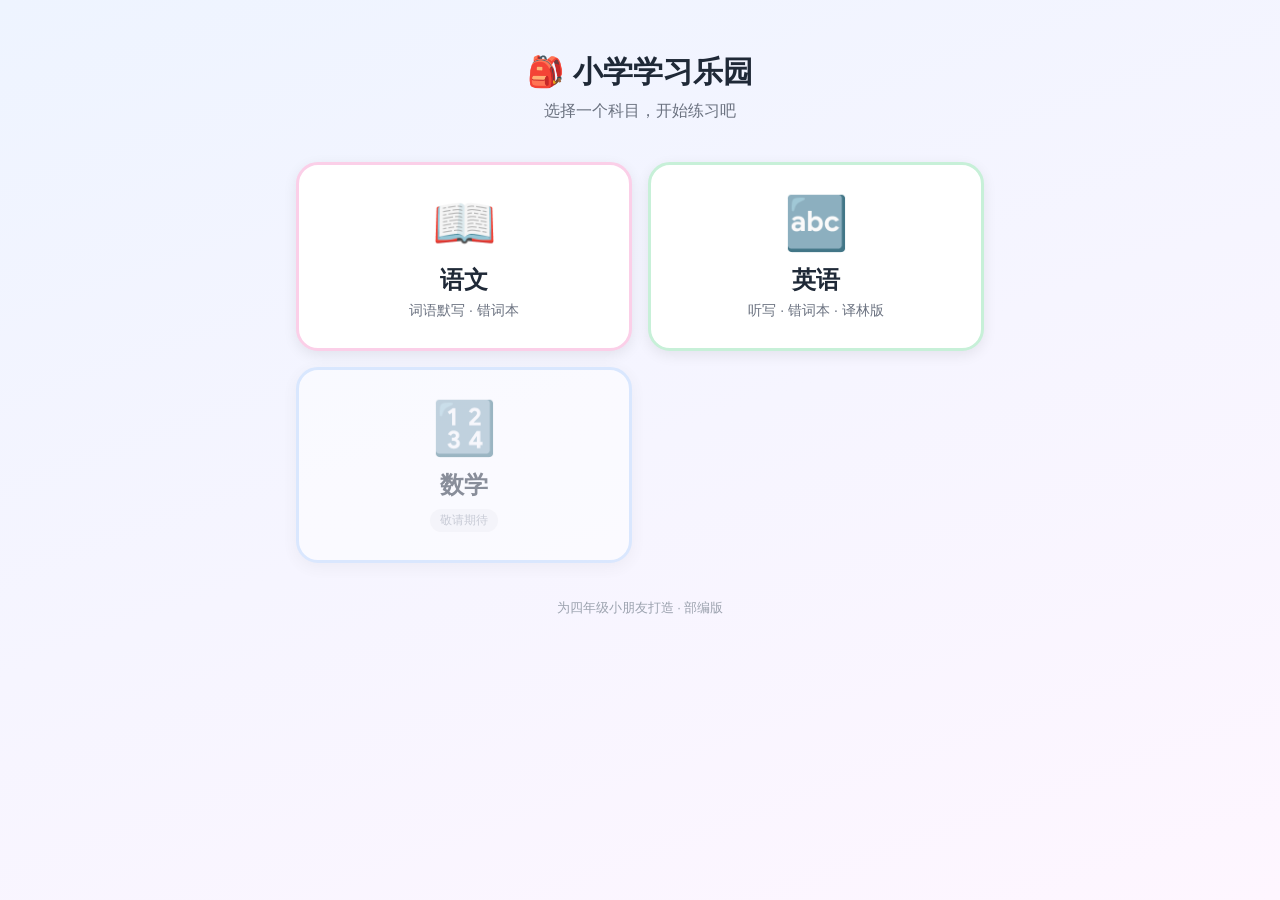
<file: index.html>
<!DOCTYPE html>
<html lang="zh-CN">
<head>
  <meta charset="UTF-8" />
  <meta name="viewport" content="width=device-width, initial-scale=1.0, maximum-scale=1.0, user-scalable=no" />
  <title>小学学习乐园</title>
  <style>
    * { box-sizing: border-box; margin: 0; padding: 0; -webkit-tap-highlight-color: transparent; }
    html, body { height: 100%; font-family: "PingFang SC","Microsoft YaHei","Noto Sans SC",sans-serif;
      background: linear-gradient(160deg,#eef4ff 0%,#fef6ff 100%); color: #1f2937; }
    .wrap { max-width: 720px; margin: 0 auto; padding: 28px 16px; min-height: 100%; }
    header { text-align: center; padding: 24px 8px 18px; }
    header h1 { font-size: 30px; }
    header p { color: #6b7280; margin-top: 8px; font-size: 16px; }
    .grid { display: grid; grid-template-columns: 1fr 1fr; gap: 16px; margin-top: 22px; }
    .card { display: block; text-decoration: none; color: inherit; background: #fff;
      border-radius: 22px; padding: 28px 20px; text-align: center;
      box-shadow: 0 4px 14px rgba(0,0,0,.08); transition: transform .1s ease; border: 3px solid transparent; }
    .card:active { transform: scale(.97); }
    .card.disabled { opacity: .5; pointer-events: none; }
    .card .emoji { font-size: 52px; }
    .card .name { font-size: 24px; font-weight: 800; margin-top: 10px; }
    .card .desc { font-size: 14px; color: #6b7280; margin-top: 6px; }
    .card.yuwen { border-color: #fbcfe8; }
    .card.yingyu { border-color: #c7f0d8; }
    .card.shuxue { border-color: #bfdbfe; }
    .soon { display: inline-block; font-size: 12px; background: #f3f4f6; color: #9ca3af;
      padding: 3px 10px; border-radius: 999px; margin-top: 8px; }
    footer { text-align: center; color: #9ca3af; font-size: 13px; margin-top: 36px; }
  </style>
</head>
<body>
  <div class="wrap">
    <header>
      <h1>🎒 小学学习乐园</h1>
      <p>选择一个科目，开始练习吧</p>
    </header>
    <div class="grid">
      <a class="card yuwen" href="yuwen/index.html">
        <div class="emoji">📖</div>
        <div class="name">语文</div>
        <div class="desc">词语默写 · 错词本</div>
      </a>
      <a class="card yingyu" href="english/index.html">
        <div class="emoji">🔤</div>
        <div class="name">英语</div>
        <div class="desc">听写 · 错词本 · 译林版</div>
      </a>
      <a class="card shuxue disabled" href="#">
        <div class="emoji">🔢</div>
        <div class="name">数学</div>
        <div class="soon">敬请期待</div>
      </a>
    </div>
    <footer>为四年级小朋友打造 · 部编版</footer>
  </div>
</body>
</html>
</file>
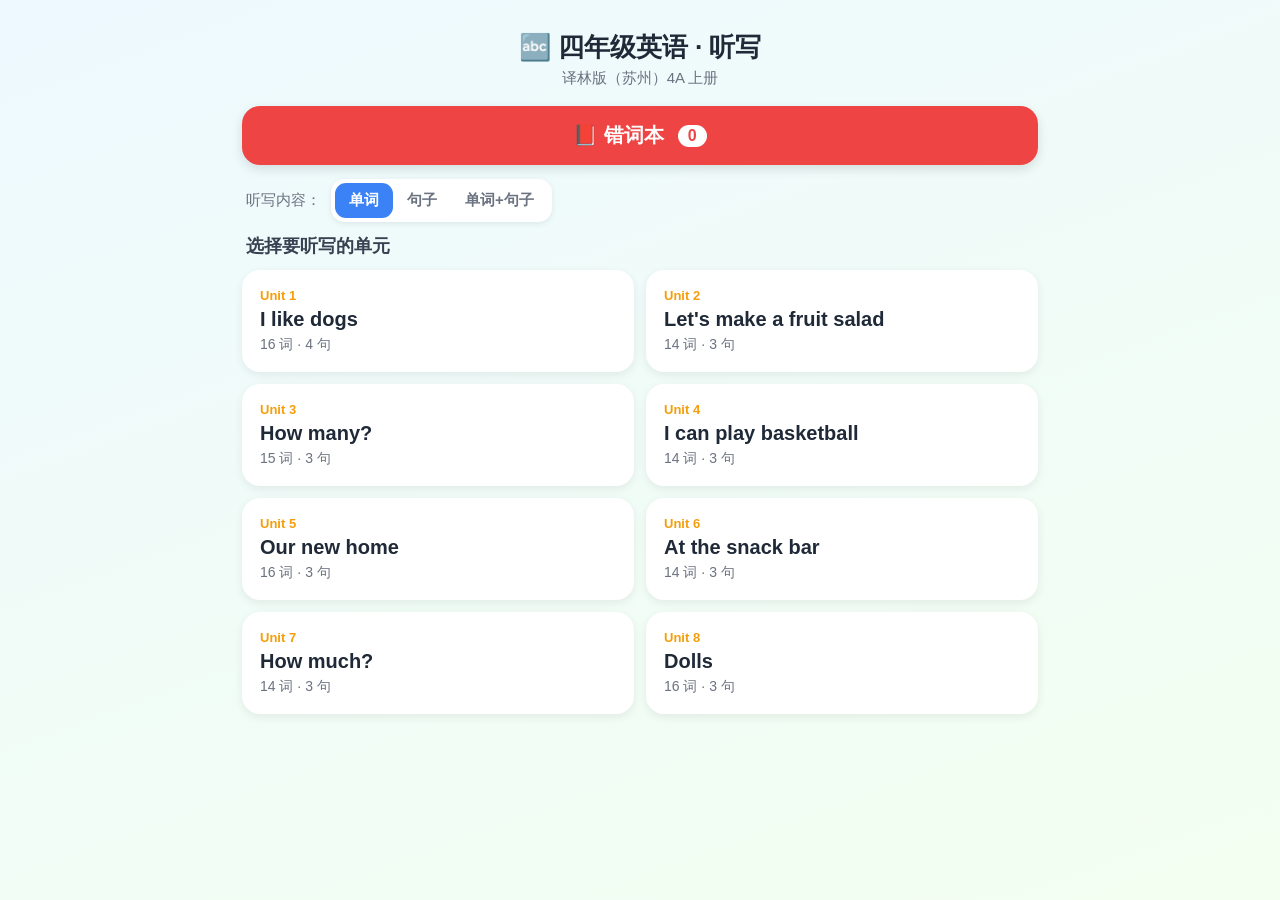
<file: english/index.html>
<!DOCTYPE html>
<html lang="zh-CN">
<head>
  <meta charset="UTF-8" />
  <meta name="viewport" content="width=device-width, initial-scale=1.0, maximum-scale=1.0, user-scalable=no" />
  <title>四年级英语 · 听写</title>
  <link rel="stylesheet" href="css/style.css" />
</head>
<body>
  <div id="app">
    <!-- 首页：选择单元 -->
    <section id="screen-home" class="screen active">
      <header class="topbar">
        <h1>🔤 四年级英语 · 听写</h1>
        <p class="subtitle">译林版（苏州）4A 上册</p>
      </header>

      <div class="home-actions">
        <button id="btn-wrongbook" class="big-btn wrong">
          📕 错词本 <span id="wrong-count" class="badge">0</span>
        </button>
      </div>

      <div class="mode-switch">
        <span class="mode-label">听写内容：</span>
        <div class="seg">
          <button class="seg-btn active" data-mode="words">单词</button>
          <button class="seg-btn" data-mode="sentences">句子</button>
          <button class="seg-btn" data-mode="both">单词+句子</button>
        </div>
      </div>

      <h2 class="section-title">选择要听写的单元</h2>
      <div id="lesson-list" class="lesson-list"></div>
    </section>

    <!-- 听写页 -->
    <section id="screen-dictation" class="screen">
      <header class="topbar small">
        <button class="back-btn" data-back>← 返回</button>
        <span id="dictation-title" class="dictation-title">听写</span>
        <span id="progress" class="progress">1 / 1</span>
      </header>

      <div class="word-prompt">
        <button id="btn-speak" class="speak-btn">🔊 听一听</button>
        <div class="prompt-zh" id="prompt-zh">中文意思</div>
        <p class="prompt-hint">听发音，看中文，把英文拼写出来 ⌨️</p>
      </div>

      <div class="answer-wrap">
        <input id="answer-input" class="answer-input" type="text"
               autocomplete="off" autocorrect="off" autocapitalize="off"
               spellcheck="false" placeholder="在这里打出英文…" />
      </div>

      <div class="dictation-footer">
        <button id="btn-submit" class="big-btn primary">检查 ✓</button>
        <button id="btn-replay" class="tool-btn">🔁 再听一遍</button>
      </div>
    </section>

    <!-- 批改页（自动判分） -->
    <section id="screen-check" class="screen">
      <header class="topbar small">
        <span id="check-head" class="dictation-title">对一对</span>
      </header>

      <div class="check-body single">
        <div id="check-verdict" class="check-verdict">✅</div>
        <div class="check-col">
          <div class="check-label">正确答案</div>
          <div id="correct-en" class="correct-en">word</div>
          <div id="correct-zh" class="correct-zh">中文</div>
        </div>
        <div class="check-col">
          <div class="check-label">你写的</div>
          <div id="my-answer" class="my-answer">—</div>
        </div>
      </div>

      <div class="check-actions single">
        <button id="btn-next" class="big-btn primary">下一个 →</button>
      </div>
    </section>

    <!-- 结果页 -->
    <section id="screen-result" class="screen">
      <header class="topbar small">
        <span class="dictation-title">🎉 听写完成</span>
      </header>
      <div class="result-body">
        <div class="result-score">
          <div class="score-num"><span id="score-right">0</span> / <span id="score-total">0</span></div>
          <div class="score-label">写对了</div>
        </div>
        <div id="result-wrong-list" class="result-wrong-list"></div>
      </div>
      <div class="result-actions">
        <button id="btn-retry-wrong" class="big-btn wrong">📕 立刻订正错词</button>
        <button class="big-btn primary" data-back>🏠 回首页</button>
      </div>
    </section>
  </div>

  <script src="data/words_en.js"></script>
  <script src="js/app.js"></script>
</body>
</html>
</file>
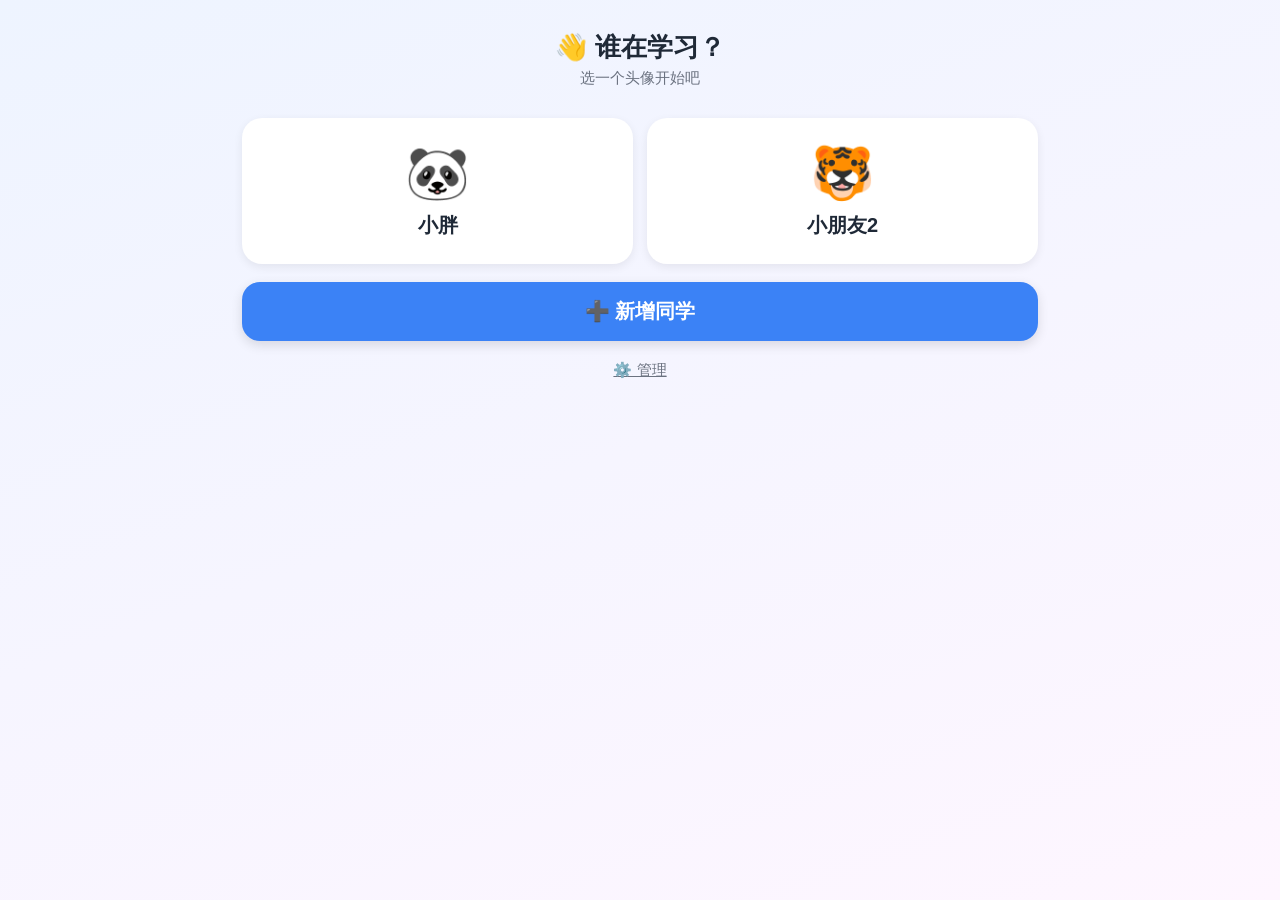
<file: yuwen/index.html>
<!DOCTYPE html>
<html lang="zh-CN">
<head>
  <meta charset="UTF-8" />
  <meta name="viewport" content="width=device-width, initial-scale=1.0, maximum-scale=1.0, user-scalable=no" />
  <title>四年级语文 · 词语默写</title>
  <link rel="stylesheet" href="css/style.css" />
</head>
<body>
  <div id="app">
    <!-- 选用户页（登录） -->
    <section id="screen-login" class="screen active">
      <header class="topbar">
        <h1>👋 谁在学习？</h1>
        <p class="subtitle">选一个头像开始吧</p>
      </header>
      <div id="user-list" class="user-list"></div>
      <div class="login-tools">
        <button id="btn-add-user" class="big-btn primary">➕ 新增同学</button>
        <button id="btn-manage-user" class="ghost-btn">⚙️ 管理</button>
      </div>
    </section>

    <!-- 首页：选择课文 -->
    <section id="screen-home" class="screen">
      <div class="user-bar">
        <span id="current-user" class="current-user">🐼 小胖</span>
        <button id="btn-switch-user" class="switch-btn">切换</button>
      </div>
      <header class="topbar">
        <h1>📖 四年级语文 · 词语默写</h1>
        <p class="subtitle">部编版上册</p>
      </header>

      <div class="home-actions">
        <button id="btn-wrongbook" class="big-btn wrong">
          📕 错词本 <span id="wrong-count" class="badge">0</span>
        </button>
      </div>

      <h2 class="section-title">选择要默写的课文</h2>
      <div id="lesson-list" class="lesson-list"></div>
    </section>

    <!-- 默写页 -->
    <section id="screen-dictation" class="screen">
      <header class="topbar small">
        <button class="back-btn" data-back>← 返回</button>
        <span id="dictation-title" class="dictation-title">默写</span>
        <span id="progress" class="progress">1 / 1</span>
      </header>

      <div class="word-prompt">
        <div class="prompt-pinyin" id="prompt-pinyin">pīn yīn</div>
        <p class="prompt-hint">看拼音，在下面手写这个词语 ✍️</p>
      </div>

      <div class="canvas-wrap">
        <canvas id="pad" class="pad"></canvas>
        <div class="canvas-tools">
          <button id="btn-clear" class="tool-btn">🧹 清空重写</button>
        </div>
      </div>

      <div class="dictation-footer">
        <button id="btn-submit" class="big-btn primary">写好了，检查 ✓</button>
      </div>
    </section>

    <!-- 批改页（对照自评） -->
    <section id="screen-check" class="screen">
      <header class="topbar small">
        <span class="dictation-title">对一对，写对了吗？</span>
      </header>

      <div class="check-body">
        <div class="check-col">
          <div class="check-label">正确答案</div>
          <div id="correct-word" class="correct-word">词语</div>
          <div id="correct-pinyin" class="correct-pinyin">pīn yīn</div>
        </div>
        <div class="check-col">
          <div class="check-label">你写的</div>
          <img id="my-writing" class="my-writing" alt="你的手写" />
        </div>
      </div>

      <div class="check-actions">
        <button id="btn-wrong" class="big-btn wrong">❌ 写错了</button>
        <button id="btn-right" class="big-btn correct">✅ 写对了</button>
      </div>
    </section>

    <!-- 结果页 -->
    <section id="screen-result" class="screen">
      <header class="topbar small">
        <span class="dictation-title">🎉 默写完成</span>
      </header>
      <div class="result-body">
        <div class="result-score">
          <div class="score-num"><span id="score-right">0</span> / <span id="score-total">0</span></div>
          <div class="score-label">写对了</div>
        </div>
        <div id="result-wrong-list" class="result-wrong-list"></div>
      </div>
      <div class="result-actions">
        <button id="btn-retry-wrong" class="big-btn wrong">📕 立刻订正错词</button>
        <button class="big-btn primary" data-back>🏠 回首页</button>
      </div>
    </section>
  </div>

  <script src="data/words.js"></script>
  <script src="js/users.js"></script>
  <script src="js/app.js"></script>
</body>
</html>
</file>
<file: english/css/style.css>
* { box-sizing: border-box; margin: 0; padding: 0; -webkit-tap-highlight-color: transparent; }

:root {
  --blue: #3b82f6;
  --green: #22c55e;
  --red: #ef4444;
  --amber: #f59e0b;
  --ink: #1f2937;
  --paper: #fffdf5;
  --line: #e5e7eb;
}

html, body {
  height: 100%;
  font-family: "PingFang SC", "Microsoft YaHei", "Noto Sans SC", sans-serif;
  color: var(--ink);
  background: linear-gradient(160deg, #eef9ff 0%, #f3fff0 100%);
  overscroll-behavior: none;
}

#app { max-width: 820px; margin: 0 auto; min-height: 100%; padding: 12px; }

/* 屏幕切换 */
.screen { display: none; animation: fade .25s ease; }
.screen.active { display: block; }
@keyframes fade { from { opacity: 0; transform: translateY(6px); } to { opacity: 1; transform: none; } }

/* 顶栏 */
.topbar { text-align: center; padding: 18px 8px 12px; }
.topbar h1 { font-size: 26px; }
.topbar .subtitle { color: #6b7280; margin-top: 4px; font-size: 15px; }
.topbar.small { display: flex; align-items: center; justify-content: space-between; gap: 8px; }
.dictation-title { font-size: 20px; font-weight: 700; }
.progress { font-size: 17px; color: var(--blue); font-weight: 700; }

.back-btn {
  border: none; background: #fff; color: var(--ink);
  font-size: 16px; padding: 8px 14px; border-radius: 12px;
  box-shadow: 0 2px 6px rgba(0,0,0,.08); cursor: pointer;
}

/* 通用大按钮 */
.big-btn {
  display: inline-flex; align-items: center; justify-content: center; gap: 8px;
  border: none; border-radius: 18px; cursor: pointer;
  font-size: 20px; font-weight: 700; padding: 16px 22px;
  color: #fff; box-shadow: 0 4px 12px rgba(0,0,0,.12);
  transition: transform .08s ease, filter .15s ease;
  width: 100%;
}
.big-btn:active { transform: scale(.97); filter: brightness(.95); }
.big-btn.primary { background: var(--blue); }
.big-btn.correct { background: var(--green); }
.big-btn.wrong { background: var(--red); }

.badge {
  background: #fff; color: var(--red); border-radius: 999px;
  padding: 2px 10px; font-size: 16px; margin-left: 6px;
}

/* 首页 */
.home-actions { margin: 6px 0 14px; }
.section-title { font-size: 18px; margin: 12px 4px; color: #374151; }

/* 模式切换 */
.mode-switch { display: flex; align-items: center; gap: 10px; margin: 6px 4px 4px; flex-wrap: wrap; }
.mode-label { font-size: 15px; color: #6b7280; }
.seg { display: inline-flex; background: #fff; border-radius: 14px; padding: 4px; box-shadow: 0 2px 6px rgba(0,0,0,.08); }
.seg-btn {
  border: none; background: transparent; color: #6b7280;
  font-size: 15px; font-weight: 700; padding: 8px 14px; border-radius: 11px; cursor: pointer;
  transition: background .15s, color .15s;
}
.seg-btn.active { background: var(--blue); color: #fff; }

.lesson-list { display: grid; grid-template-columns: 1fr 1fr; gap: 12px; margin-top: 10px; }
.lesson-card {
  background: #fff; border-radius: 18px; padding: 16px; cursor: pointer;
  box-shadow: 0 3px 10px rgba(0,0,0,.07); border: 2px solid transparent;
  transition: transform .08s ease, border-color .15s ease;
}
.lesson-card:active { transform: scale(.98); }
.lesson-card .lc-unit { font-size: 13px; color: var(--amber); font-weight: 700; }
.lesson-card .lc-title { font-size: 20px; font-weight: 800; margin: 4px 0; line-height: 1.25; }
.lesson-card .lc-count { font-size: 14px; color: #6b7280; }

/* 听写页 */
.word-prompt { text-align: center; margin: 14px 0 8px; }
.speak-btn {
  border: none; background: var(--amber); color: #fff;
  font-size: 22px; font-weight: 700; padding: 16px 34px; border-radius: 18px;
  cursor: pointer; box-shadow: 0 4px 12px rgba(245,158,11,.4);
}
.speak-btn:active { transform: scale(.97); }
.prompt-zh { font-size: 28px; font-weight: 800; color: var(--ink); margin-top: 16px; min-height: 36px; }
.prompt-hint { margin-top: 10px; color: #6b7280; font-size: 15px; }

.answer-wrap { margin: 16px 0 6px; }
.answer-input {
  width: 100%; font-size: 26px; font-weight: 700; text-align: center;
  padding: 18px 16px; border-radius: 18px; border: 3px solid #cdeafe;
  background: var(--paper); color: var(--ink); outline: none;
  box-shadow: inset 0 2px 8px rgba(0,0,0,.04);
}
.answer-input:focus { border-color: var(--blue); }

.dictation-footer { margin: 14px 0 24px; display: grid; gap: 10px; }
.tool-btn {
  border: none; background: #fff; color: var(--ink);
  font-size: 16px; padding: 12px 18px; border-radius: 14px;
  box-shadow: 0 2px 6px rgba(0,0,0,.08); cursor: pointer; justify-self: center;
}

/* 批改页 */
.check-verdict { text-align: center; font-size: 64px; margin: 6px 0 10px; }
.check-verdict.ok { filter: drop-shadow(0 4px 8px rgba(34,197,94,.4)); }
.check-verdict.no { filter: drop-shadow(0 4px 8px rgba(239,68,68,.4)); }
.check-body.single { display: grid; grid-template-columns: 1fr 1fr; gap: 12px; margin: 8px 0 18px; }
.check-col { background: #fff; border-radius: 18px; padding: 16px; text-align: center; box-shadow: 0 3px 10px rgba(0,0,0,.07); }
.check-label { font-size: 15px; color: #6b7280; margin-bottom: 10px; }
.correct-en { font-size: 30px; font-weight: 800; color: var(--green); word-break: break-word; }
.correct-zh { font-size: 17px; color: #6b7280; margin-top: 8px; }
.my-answer { font-size: 26px; font-weight: 700; color: var(--ink); word-break: break-word; }
.my-answer.no { color: var(--red); text-decoration: line-through; text-decoration-color: rgba(239,68,68,.5); }
.my-answer.ok { color: var(--green); }

.check-actions.single { margin: 12px 0 24px; }

/* 结果页 */
.result-body { text-align: center; margin: 24px 0; }
.result-score { background: #fff; border-radius: 22px; padding: 26px; box-shadow: 0 4px 14px rgba(0,0,0,.08); display: inline-block; }
.score-num { font-size: 46px; font-weight: 900; color: var(--green); }
.score-label { font-size: 16px; color: #6b7280; margin-top: 6px; }
.result-wrong-list { margin: 18px 0; display: flex; flex-wrap: wrap; gap: 10px; justify-content: center; }
.wrong-chip {
  background: #fff5f5; color: var(--red); border: 2px solid #fecaca;
  border-radius: 14px; padding: 10px 16px; font-weight: 700;
  display: flex; flex-direction: column; align-items: center; gap: 2px;
}
.wrong-chip .wc-en { font-size: 20px; }
.wrong-chip .wc-zh { font-size: 13px; color: #b45c5c; font-weight: 600; }
.result-actions { display: grid; gap: 12px; margin-bottom: 24px; }

.empty-tip { text-align: center; color: #9ca3af; padding: 30px; font-size: 16px; }

/* 窄屏适配 */
@media (max-width: 420px) {
  .lesson-list { grid-template-columns: 1fr 1fr; }
  .check-body.single { grid-template-columns: 1fr; }
}
</file>
<file: yuwen/css/style.css>
* { box-sizing: border-box; margin: 0; padding: 0; -webkit-tap-highlight-color: transparent; }

:root {
  --blue: #3b82f6;
  --green: #22c55e;
  --red: #ef4444;
  --amber: #f59e0b;
  --ink: #1f2937;
  --paper: #fffdf5;
  --line: #e5e7eb;
}

html, body {
  height: 100%;
  font-family: "PingFang SC", "Microsoft YaHei", "Noto Sans SC", sans-serif;
  color: var(--ink);
  background: linear-gradient(160deg, #eef4ff 0%, #fef6ff 100%);
  overscroll-behavior: none;
}

#app { max-width: 820px; margin: 0 auto; min-height: 100%; padding: 12px; }

/* 屏幕切换 */
.screen { display: none; animation: fade .25s ease; }
.screen.active { display: block; }
@keyframes fade { from { opacity: 0; transform: translateY(6px); } to { opacity: 1; transform: none; } }

/* 顶栏 */
.topbar { text-align: center; padding: 18px 8px 12px; }
.topbar h1 { font-size: 26px; }
.topbar .subtitle { color: #6b7280; margin-top: 4px; font-size: 15px; }
.topbar.small { display: flex; align-items: center; justify-content: space-between; gap: 8px; }
.dictation-title { font-size: 20px; font-weight: 700; }
.progress { font-size: 17px; color: var(--blue); font-weight: 700; }

.back-btn {
  border: none; background: #fff; color: var(--ink);
  font-size: 16px; padding: 8px 14px; border-radius: 12px;
  box-shadow: 0 2px 6px rgba(0,0,0,.08); cursor: pointer;
}

/* 通用大按钮 */
.big-btn {
  display: inline-flex; align-items: center; justify-content: center; gap: 8px;
  border: none; border-radius: 18px; cursor: pointer;
  font-size: 20px; font-weight: 700; padding: 16px 22px;
  color: #fff; box-shadow: 0 4px 12px rgba(0,0,0,.12);
  transition: transform .08s ease, filter .15s ease;
  width: 100%;
}
.big-btn:active { transform: scale(.97); filter: brightness(.95); }
.big-btn.primary { background: var(--blue); }
.big-btn.correct { background: var(--green); }
.big-btn.wrong { background: var(--red); }

.badge {
  background: #fff; color: var(--red); border-radius: 999px;
  padding: 2px 10px; font-size: 16px; margin-left: 6px;
}

/* 首页 */
.home-actions { margin: 6px 0 18px; }
.section-title { font-size: 18px; margin: 12px 4px; color: #374151; }
.lesson-list { display: grid; grid-template-columns: 1fr 1fr; gap: 12px; }
.lesson-card {
  background: #fff; border-radius: 18px; padding: 16px; cursor: pointer;
  box-shadow: 0 3px 10px rgba(0,0,0,.07); border: 2px solid transparent;
  transition: transform .08s ease, border-color .15s ease;
}
.lesson-card:active { transform: scale(.98); }
.lesson-card .lc-unit { font-size: 13px; color: var(--amber); font-weight: 700; }
.lesson-card .lc-title { font-size: 21px; font-weight: 800; margin: 4px 0; }
.lesson-card .lc-count { font-size: 14px; color: #6b7280; }

/* 默写页 */
.word-prompt { text-align: center; margin: 14px 0 8px; }
.prompt-pinyin { font-size: 30px; letter-spacing: 2px; color: var(--blue); font-weight: 700; min-height: 38px; }
.speak-btn {
  margin-top: 10px; border: none; background: var(--amber); color: #fff;
  font-size: 19px; font-weight: 700; padding: 12px 24px; border-radius: 16px;
  cursor: pointer; box-shadow: 0 3px 8px rgba(245,158,11,.4);
}
.speak-btn:active { transform: scale(.97); }
.prompt-hint { margin-top: 10px; color: #6b7280; font-size: 15px; }

.canvas-wrap { margin: 10px 0; }
.pad {
  width: 100%; height: 300px; background: var(--paper);
  border-radius: 20px; border: 3px dashed #d6c79a;
  touch-action: none; display: block;
  box-shadow: inset 0 2px 8px rgba(0,0,0,.04);
}
.canvas-tools { display: flex; justify-content: center; margin-top: 10px; }
.tool-btn {
  border: none; background: #fff; color: var(--ink);
  font-size: 16px; padding: 10px 18px; border-radius: 14px;
  box-shadow: 0 2px 6px rgba(0,0,0,.08); cursor: pointer;
}

.dictation-footer { margin: 14px 0 24px; }

/* 批改页 */
.check-body { display: grid; grid-template-columns: 1fr 1fr; gap: 12px; margin: 18px 0; }
.check-col { background: #fff; border-radius: 18px; padding: 16px; text-align: center; box-shadow: 0 3px 10px rgba(0,0,0,.07); }
.check-label { font-size: 15px; color: #6b7280; margin-bottom: 10px; }
.correct-word { font-size: 44px; font-weight: 800; letter-spacing: 4px; color: var(--ink); }
.correct-pinyin { font-size: 18px; color: var(--blue); margin-top: 8px; }
.my-writing { max-width: 100%; max-height: 160px; border-radius: 10px; background: var(--paper); }

.check-actions { display: grid; grid-template-columns: 1fr 1fr; gap: 12px; margin: 12px 0 24px; }

/* 结果页 */
.result-body { text-align: center; margin: 24px 0; }
.result-score { background: #fff; border-radius: 22px; padding: 26px; box-shadow: 0 4px 14px rgba(0,0,0,.08); display: inline-block; }
.score-num { font-size: 46px; font-weight: 900; color: var(--green); }
.score-label { font-size: 16px; color: #6b7280; margin-top: 6px; }
.result-wrong-list { margin: 18px 0; display: flex; flex-wrap: wrap; gap: 10px; justify-content: center; }
.wrong-chip { background: #fff5f5; color: var(--red); border: 2px solid #fecaca; border-radius: 14px; padding: 10px 16px; font-size: 22px; font-weight: 700; }
.result-actions { display: grid; gap: 12px; margin-bottom: 24px; }

.empty-tip { text-align: center; color: #9ca3af; padding: 30px; font-size: 16px; }

/* ===== 用户选择页 ===== */
.user-list { display: grid; grid-template-columns: 1fr 1fr; gap: 14px; margin: 18px 0; }
.user-card {
  background: #fff; border-radius: 20px; padding: 22px 16px; cursor: pointer;
  text-align: center; box-shadow: 0 3px 10px rgba(0,0,0,.07);
  border: 3px solid transparent; transition: transform .08s ease, border-color .15s ease;
  position: relative;
}
.user-card:active { transform: scale(.97); }
.user-card .ua { font-size: 52px; }
.user-card .un { font-size: 20px; font-weight: 800; margin-top: 8px; }
.user-card .lock { position: absolute; top: 10px; right: 12px; font-size: 16px; opacity: .6; }
.user-card .del { position: absolute; top: 8px; left: 10px; font-size: 20px; color: var(--red);
  background: #fff5f5; border-radius: 50%; width: 30px; height: 30px; line-height: 30px;
  display: none; border: 1px solid #fecaca; }
.user-card.manage .del { display: block; }

.login-tools { display: grid; gap: 10px; margin: 16px 0 24px; }
.ghost-btn {
  border: none; background: transparent; color: #6b7280; font-size: 15px;
  padding: 10px; cursor: pointer; text-decoration: underline;
}

/* 首页顶部用户栏 */
.user-bar { display: flex; align-items: center; justify-content: flex-end; gap: 10px; padding: 8px 4px 0; }
.current-user { font-size: 17px; font-weight: 700; color: var(--ink); background: #fff;
  padding: 8px 16px; border-radius: 999px; box-shadow: 0 2px 6px rgba(0,0,0,.06); }
.switch-btn { border: none; background: var(--blue); color: #fff; font-size: 14px;
  padding: 8px 16px; border-radius: 999px; cursor: pointer; }

/* PIN 输入弹层 */
.pin-modal { position: fixed; inset: 0; background: rgba(0,0,0,.45); display: none;
  align-items: center; justify-content: center; z-index: 1000; }
.pin-modal.show { display: flex; }
.pin-box { background: #fff; border-radius: 22px; padding: 24px; width: 300px; max-width: 90vw; text-align: center; }
.pin-box h3 { font-size: 19px; margin-bottom: 6px; }
.pin-box .pin-sub { color: #6b7280; font-size: 14px; margin-bottom: 14px; }
.pin-dots { font-size: 30px; letter-spacing: 8px; min-height: 40px; color: var(--blue); }
.pin-pad { display: grid; grid-template-columns: repeat(3,1fr); gap: 10px; margin: 14px 0; }
.pin-key { border: none; background: #f3f4f6; font-size: 24px; font-weight: 700;
  padding: 14px; border-radius: 14px; cursor: pointer; }
.pin-key:active { background: #e5e7eb; }
.pin-actions { display: flex; gap: 10px; }
.pin-actions button { flex: 1; border: none; border-radius: 12px; padding: 12px; font-size: 15px; cursor: pointer; }
.pin-cancel { background: #f3f4f6; color: #374151; }
.pin-ok { background: var(--green); color: #fff; }
</file>
